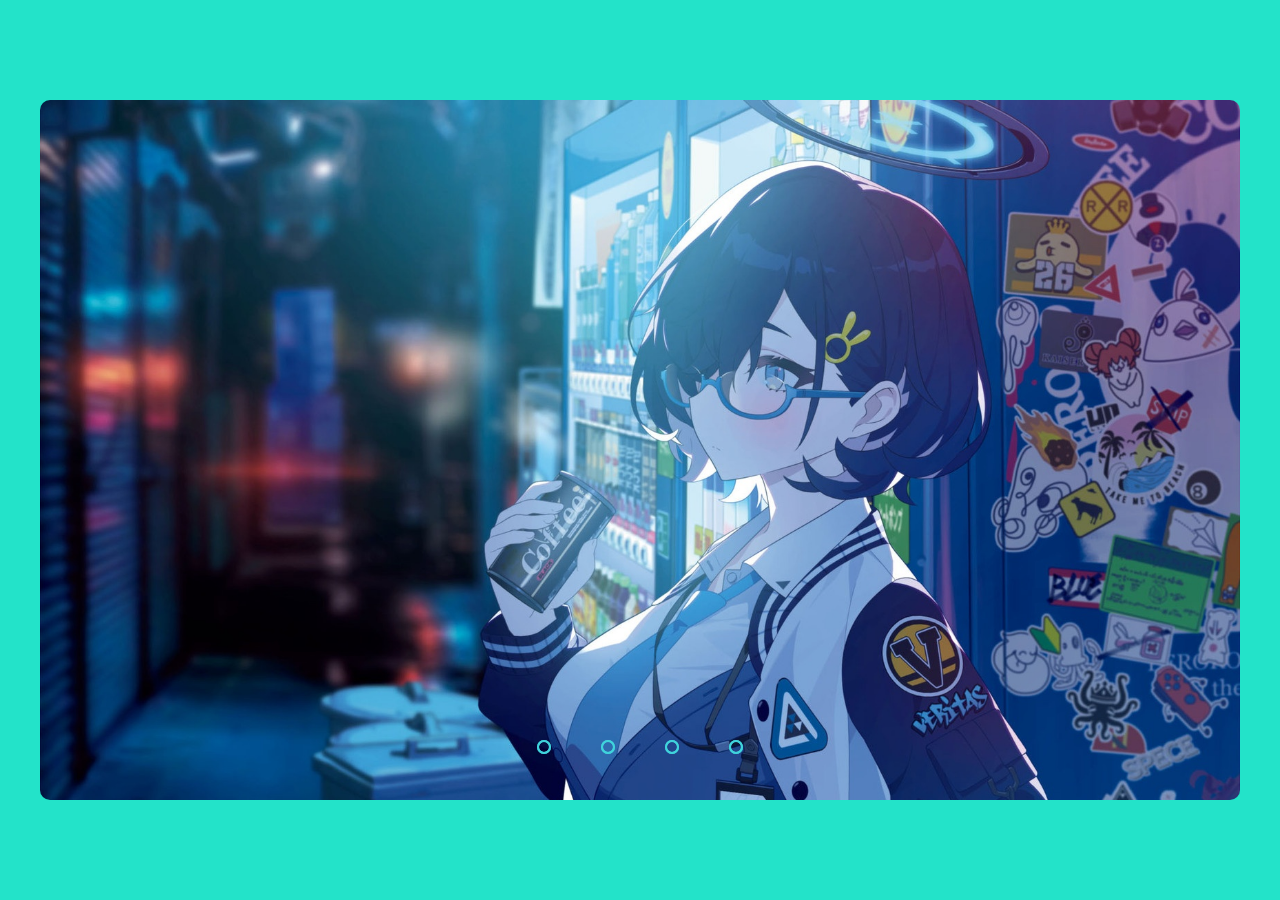
<file: Auto-play Image/index.html>
<!DOCTYPE html>
<html lang="en">
<head>
    <meta charset="UTF-8">
    <meta name="viewport" content="width=device-width, initial-scale=1.0">
    <!-- reset -->
    <link rel="stylesheet" href="./asset/css/reset.css">
    <!-- style -->
    <link rel="stylesheet" href="./asset/css/style.css">
    <title>Image Slider</title>
</head>
<body>
    <!-- Image slider start -->
    <div class="slider">
        <div class="slides">
            <!-- radio buttons start -->
            <input type="radio" name="radio-btn" id="radio1">
            <input type="radio" name="radio-btn" id="radio2">
            <input type="radio" name="radio-btn" id="radio3">
            <input type="radio" name="radio-btn" id="radio4">
            <!-- radio buttons end -->
            <!-- slide images start -->
            <div class="slide active">
                <img src="./asset/image/Chihiro.jpg" alt="">
            </div>
            <div class="slide">
                <img src="./asset/image/Chise.jpg" alt="">
            </div>
            <div class="slide">
                <img src="./asset/image/Nodoka.jpg" alt="">
            </div>
            <div class="slide">
                <img src="./asset/image/Yuzu.jpg" alt="">
            </div>
            <!-- slide images end -->
            <!-- automatic navigation start -->
            <div class="navigation-auto">
                <div class="auto-btn1"></div>
                <div class="auto-btn2"></div>
                <div class="auto-btn3"></div>
                <div class="auto-btn4"></div>
            </div>
            <!-- automatic navigation end -->
            <div class="navigation-manual">
                <label for="radio1" class="manual-btn"></label>
                <label for="radio2" class="manual-btn"></label>
                <label for="radio3" class="manual-btn"></label>
                <label for="radio4" class="manual-btn"></label>
            </div>
        </div>
    </div>
    <!-- Image Slider end -->
     <script src="./main.js"></script>
</body>
</html>
</file>
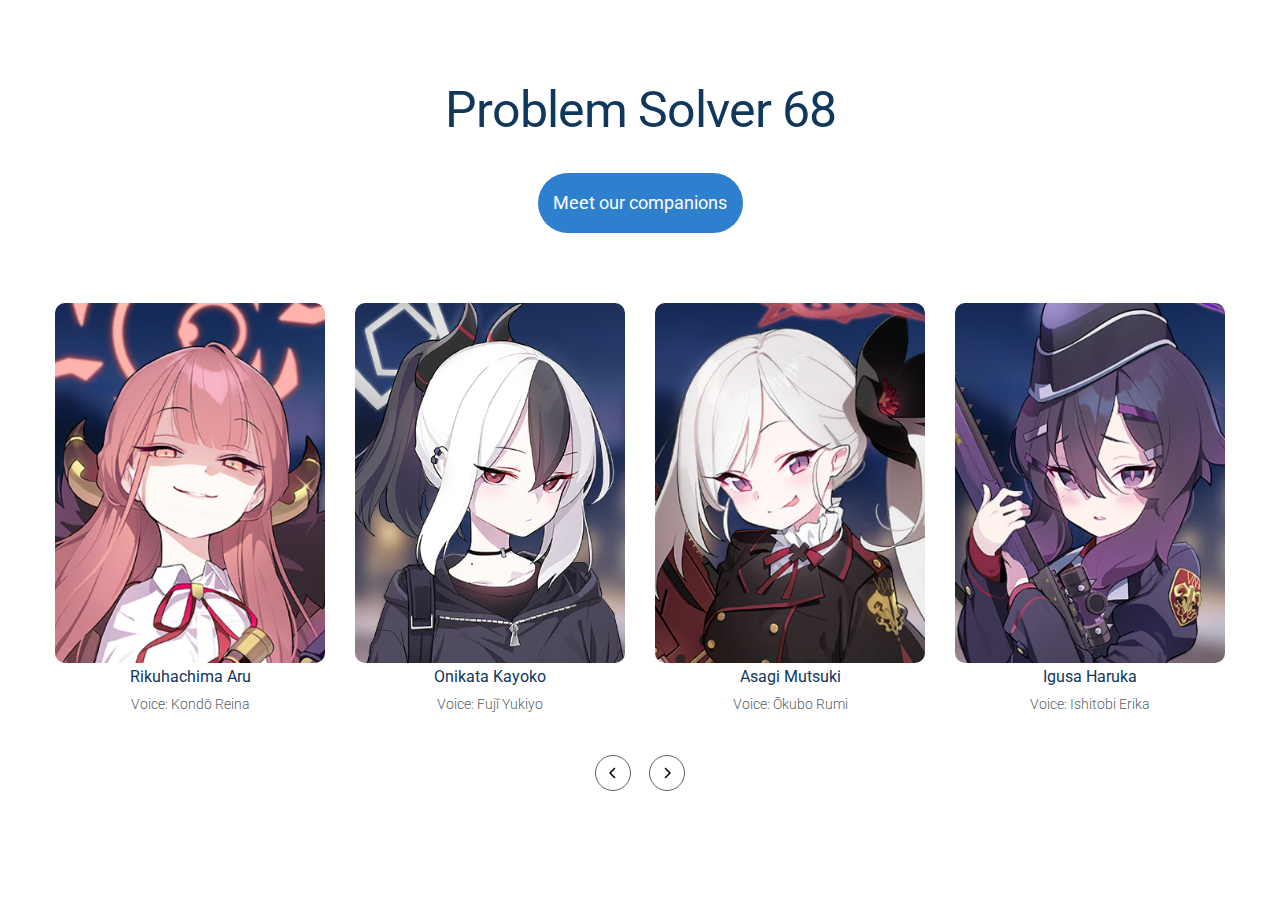
<file: List-Team/index.html>
<!DOCTYPE html>
<html lang="en">
<head>
    <meta charset="UTF-8">
    <meta name="viewport" content="width=device-width, initial-scale=1.0">
    <!-- Embed Font -->
    <link rel="preconnect" href="https://fonts.googleapis.com">
    <link rel="preconnect" href="https://fonts.gstatic.com" crossorigin>
    <link href="https://fonts.googleapis.com/css2?family=Roboto:ital,wght@0,100..900;1,100..900&display=swap" rel="stylesheet">
    <!-- Reset -->
    <link rel="stylesheet" href="./css/reset.css">
    <!-- Style -->
    <link rel="stylesheet" href="./css/style.css">
    <!-- Title -->
    <title>Team-List</title>
</head>
<body>
    <section class="team">
        <div class="container">
            <!-- Heading -->
            <div class="team-header">
                <h2 class="section-heading">Problem Solver 68</h2>
                <a href="#!" class="btn team__cta">Meet our companions</a>
            </div>
            <!-- List of team -->
            <div class="team__list">
                <!-- Item 1 -->
                <article class="team-item">
                    <div class="team-item__img-bg">
                        <img src="./img/Aru.png" alt="Rikuhachima Aru portrait" class="team-item__thumb">
                    </div>
                    <h3 class="team-item__name">Rikuhachima Aru</h3>
                    <p class="team-item__desc">Voice: Kondō Reina</p>
                </article>
                <!-- Item 2 -->
                <article class="team-item">
                    <div class="team-item__img-bg">
                        <img src="./img/Kayoko.png" alt="Onikata Kayoko portrait" class="team-item__thumb">
                    </div>
                    <h3 class="team-item__name">Onikata Kayoko</h3>
                    <p class="team-item__desc">Voice: Fujī Yukiyo</p>
                </article>
                <!-- Item 3 -->
                <article class="team-item">
                    <div class="team-item__img-bg">
                        <img src="./img/Mutsuki.png" alt="Asagi Mutsuki portrait" class="team-item__thumb">
                    </div>
                    <h3 class="team-item__name">Asagi Mutsuki</h3>
                    <p class="team-item__desc">Voice: Ōkubo Rumi</p>
                </article>
                <!-- Item 4 -->
                <article class="team-item">
                    <div class="team-item__img-bg">
                        <img src="./img/Haruka.png" alt="Igusa Haruka portrait" class="team-item__thumb">
                    </div>
                    <h3 class="team-item__name">Igusa Haruka</h3>
                    <p class="team-item__desc">Voice: Ishitobi Erika</p>
                </article>
            </div>
            <!-- Control -->
            <div class="control team__control">
                <!-- previous -->
                <button class="control__btn"><img src="./icon/chevron-left-solid.svg" alt=""></button>
                <!-- Next -->
                <button class="control__btn"><img src="./icon/chevron-right-solid.svg" alt=""></button>
            </div>
        </div>
    </section>
</body>
</html>
</file>
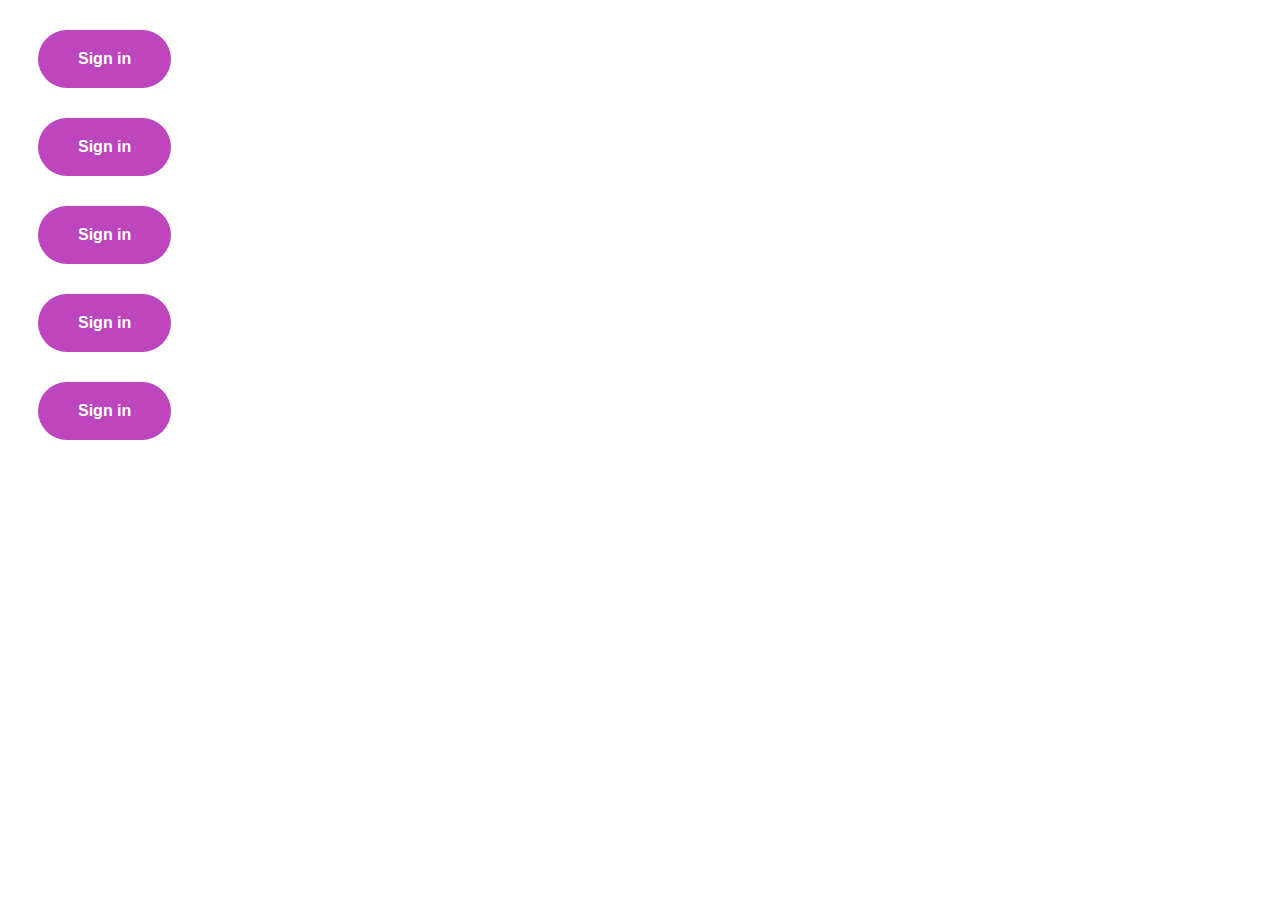
<file: Transition/index.html>
<!DOCTYPE html>
<html lang="en">
<head>
    <meta charset="UTF-8">
    <meta name="viewport" content="width=device-width, initial-scale=1.0">
    <link rel="stylesheet" href="style.css">
    <title>Document</title>
</head>
<body>
    <div class="container">
        <button class="btn btn-1"><span class="btn__span">Sign in</span></button>
        <button class="btn btn-2"><span class="btn__span">Sign in</span></button>
        <button class="btn btn-3"><span class="btn__span">Sign in</span></button>
        <button class="btn btn-4"><span class="btn__span">Sign in</span></button>
        <button class="btn btn-5"><span class="btn__span">Sign in</span></button>
    </div>
</body>
</html>
</file>
<file: Auto-play Image/asset/css/style.css>
* {
    box-sizing: border-box;
}

html {
    font-size: 62.5%;
}

body {
    font-size: 1.6rem;
    margin: 0;
    padding: 0;
    height: 100vh;
    display: flex;
    justify-content: center;
    align-items: center;
    background: #23E3C9;
}



.slider {
    width: 1200px;
    height: 700px;
    border-radius: 10px;
    overflow: hidden;
}

.slides {
    width: 500%;
    height: 700px;
    display: flex;
}

.slides input {
    display: none;
}

.slide {
    width: 20%;
    transition: 2s;
}

.slide img {
    width: 1200px;
    height: 700px;
    object-fit: cover;
}

/* css for manual slide navigation */
.navigation-manual {
    position: absolute;
    width: 1200px;
    margin-top: 640px;
    display: flex;
    justify-content: center;
}

.manual-btn {
    border: 2px solid #40D3DC;
    padding: 5px;
    border-radius: 10px;
    cursor: pointer;
    transition: 0.8s;
}

.manual-btn:not(:last-child) {
    margin-right: 50px;
}

.manual-btn:hover {
    background: #40D3DC;
}

#radio1:checked ~ .active {
    margin-left: 0%;
}

#radio2:checked ~ .active {
    margin-left: -20%;
}

#radio3:checked ~ .active {
    margin-left: -40%;
}

#radio4:checked ~ .active {
    margin-left: -60%;
}

/* css for automatic navigation  */
.navigation-auto {
    position: absolute;
    display: flex;
    width: 1200px;
    /* align-items: center; */
    justify-content: center;
    margin-top: 640px;
}

.navigation-auto div {
    border: 2px solid #40D3DC;
    padding: 5px;
    border-radius: 10px;
    transition: 0.8s;
}

.navigation-auto div:not(:last-child) {
    margin-right: 50px;
}

#radio1:checked ~ .navigation-auto .auto-btn1 {
    background: #40D3DC;
}

#radio2:checked ~ .navigation-auto .auto-btn2 {
    background: #40D3DC;
}

#radio3:checked ~ .navigation-auto .auto-btn3 {
    background: #40D3DC;
}

#radio4:checked ~ .navigation-auto .auto-btn4 {
    background: #40D3DC;
}
</file>
<file: List-Team/css/style.css>
* {
    box-sizing: border-box;
}

html {
    font-size: 62.5%;
}

body {
    font-size: 1.6rem;
    font-family: "Roboto", serif;
}

.container {
    width: 1170px;
    max-width: calc(100% - 48px);
    margin: 0 auto;
    /* border: 1px solid black; */
}

a {
    text-decoration: none;
}

.btn {
    display: inline-block;
    min-width: 205px;
    line-height: 60px;
    background: #2e80ce;
    color: #fff;
    text-align: center;
    font-size: 1.8rem;
    border-radius: 990px;
}

.section-heading {
    color: #10375c;
    font-size: 5rem;
    /* font-weight: 1.2; */
    letter-spacing: -1px;
}

.btn:hover {
    opacity: 0.9;
}
/* ============== team ================ */
.team {
    padding: 85px 0;
}

.team-header {
    text-align: center;
    margin: 0 auto;
}

.team__cta {
    display: inline-block;
    margin-top: 38px;
}

.team__list {
    margin-top: 70px;
    column-gap: 30px;
    display: grid;
    grid-template-columns: repeat(4, 1fr);
}

.team-item__thumb {
    height: 360px;      
    max-width: 100%;
    object-fit: cover; /* tránh vỡ ảnh */
    display: block;
    transition: 0.4s;
}


.team-item__img-bg {
    border-radius: 10px;
    /* padding-top: 28px; */
    overflow: hidden;
}

.team-item:hover .team-item__thumb {
    transform: scale(1.1);
}

.team-item__name {
    color: #10375c;
    text-align: center;
    line-height: 1.75;
}

.team-item__desc {
    color: #575f66;
    text-align: center;
    font-size: 1.4rem;
    font-weight: 300;
    line-height: 1.86;
}

.control {
    display: flex;
    column-gap: 18px;
    align-items: center;
}

.control__btn {
    width: 36px;
    height: 36px;
    border-radius: 50%;
    display: flex;
    justify-content: center;
    align-items: center;
    border: 1px solid #575f66;
    background-color: #fff;
    cursor: pointer;
    transition: 0.25s;
}

.control__btn:hover {
    background: #2e80ce;
    border-color: #2e80ce;
}

.control__btn img {
    height: 12px;
    width: 100%;
}

.team__control {
    margin-top: 38px;
    justify-content: center;
}
</file>
<file: Transition/style.css>
button {
    display: flex;
    border: none;
    margin: 30px;
    outline: none;
}

.btn {
    padding: 20px 40px;
    color: #fff;
    border-radius: 99px;
    font-size: 16px;
    background-color: #bd45bd;
    font-weight: bold;
}

.btn-1:hover {
    translate: 0 -15px;
    transition: all 0.5s linear;
}

.btn-2:hover {
    background-color: coral;
    transition: all 0.5s linear;
}


.btn-3 {
    position: relative;
    overflow: hidden;
}

.btn__span {
    position: relative;
    z-index: 1;
}

.btn-3::after {
    content: "";
    position: absolute;
    top: 0;
    left: 0;
    bottom: 0;
    width: 0;
    background-color: coral;
    transition: width 0.5s linear;
}

.btn-3:hover::after {
    width: 100%;
}

.btn-4 {
    position: relative;
    overflow: hidden;
}

.btn-4::after {
    content: "";
    position: absolute;
    top: 0;
    right: 0;
    bottom: 0;
    width: 0;
    background-color: coral;
    transition: width 0.5s linear;
}

.btn-4:hover::after {
    left: 0;
    width: 100%;
}

.btn-5 {
    position: relative;
    overflow: hidden;
}

.btn-5::after {
    content: "";
    position: absolute;
    right: 0;
    left: 0;
    bottom: 0;
    height: 0;
    background-color: coral;
    transition: height 0.5s linear;
}

.btn-5:hover::after {
    top: 0;
    height: 100%;
}
</file>
